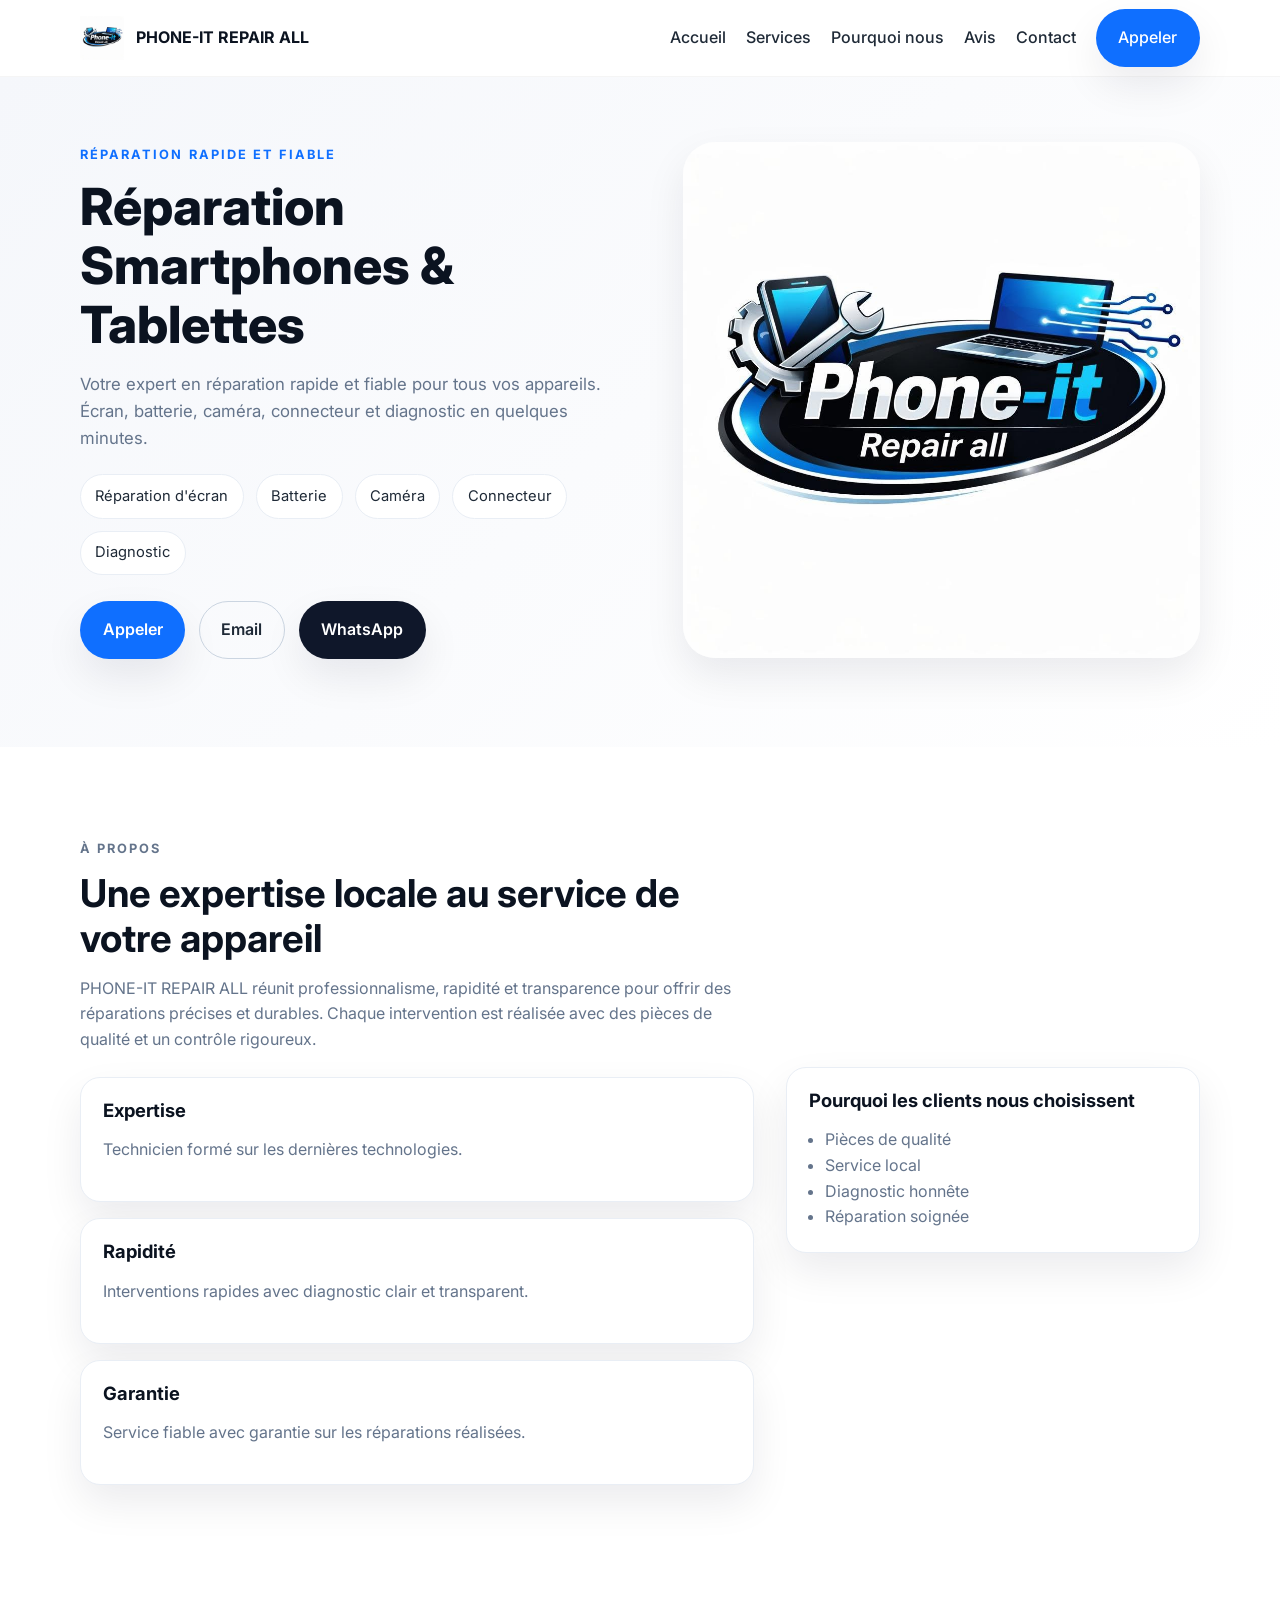
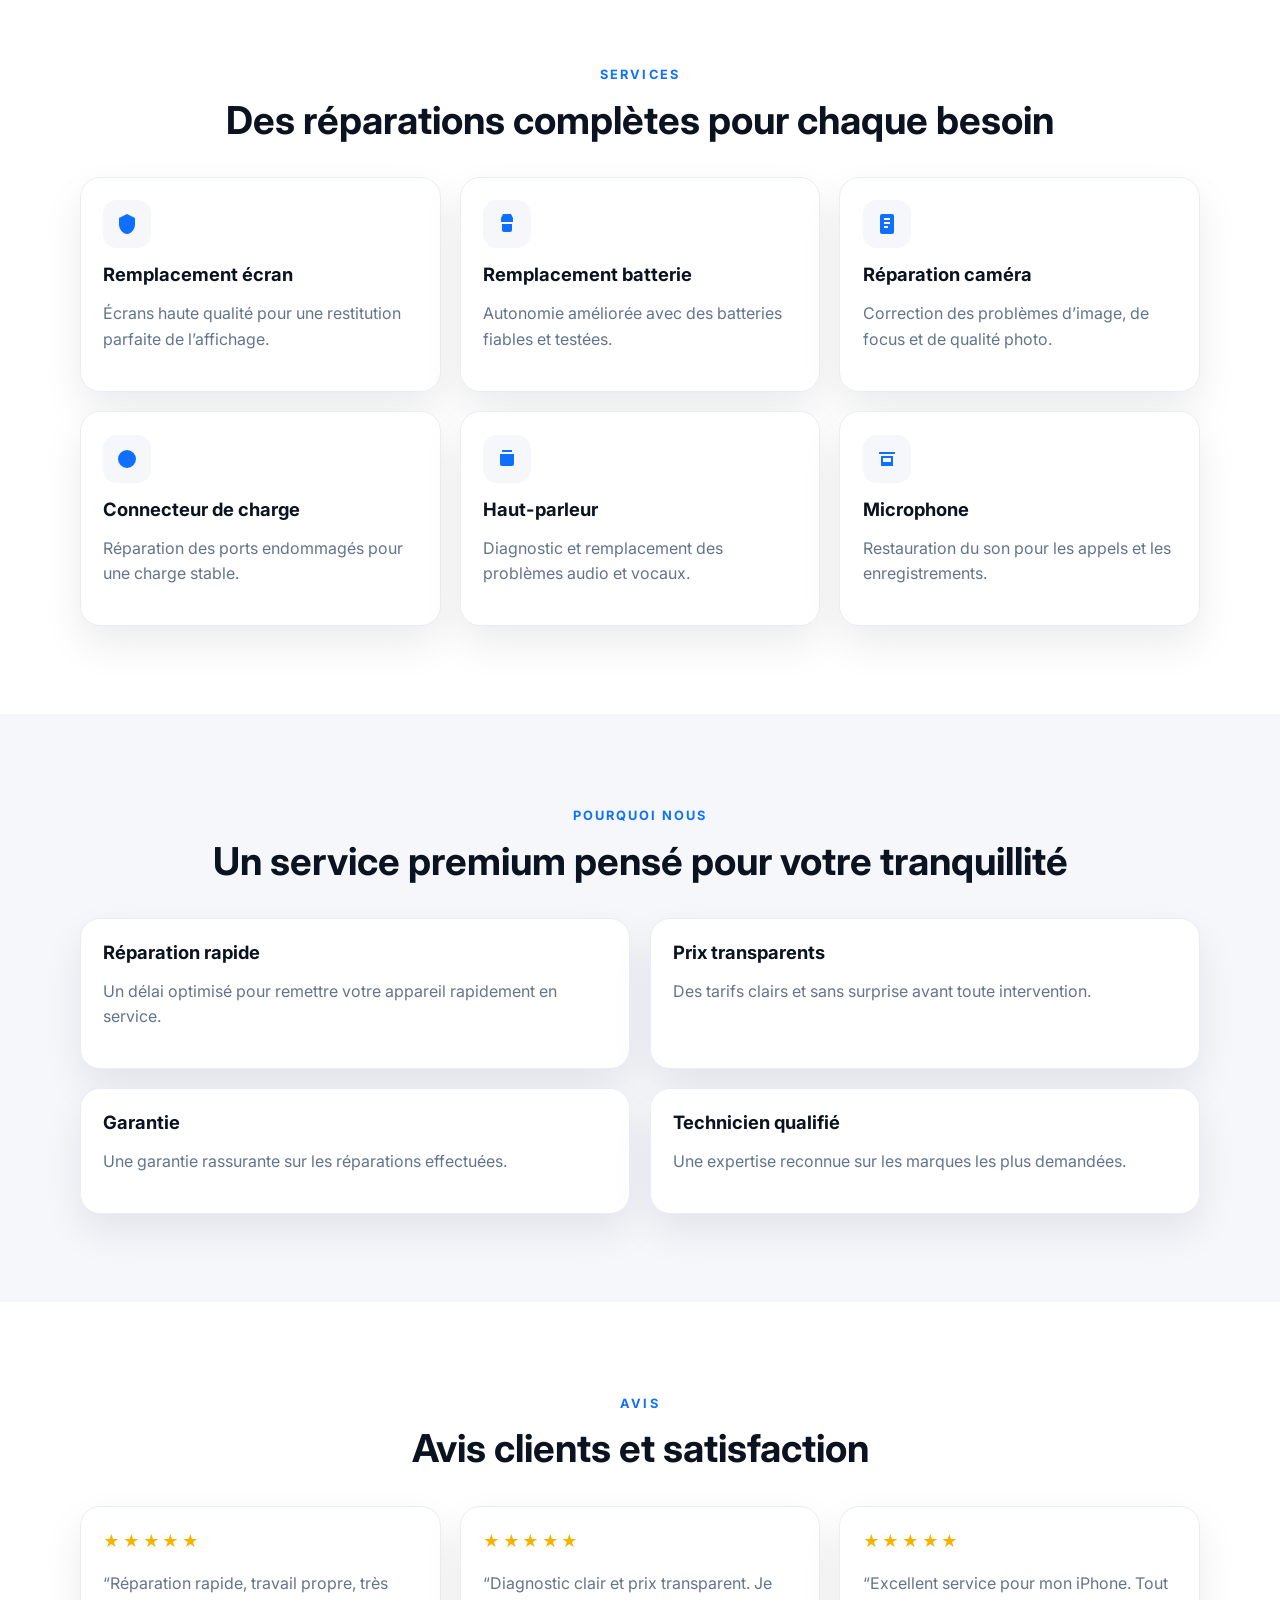
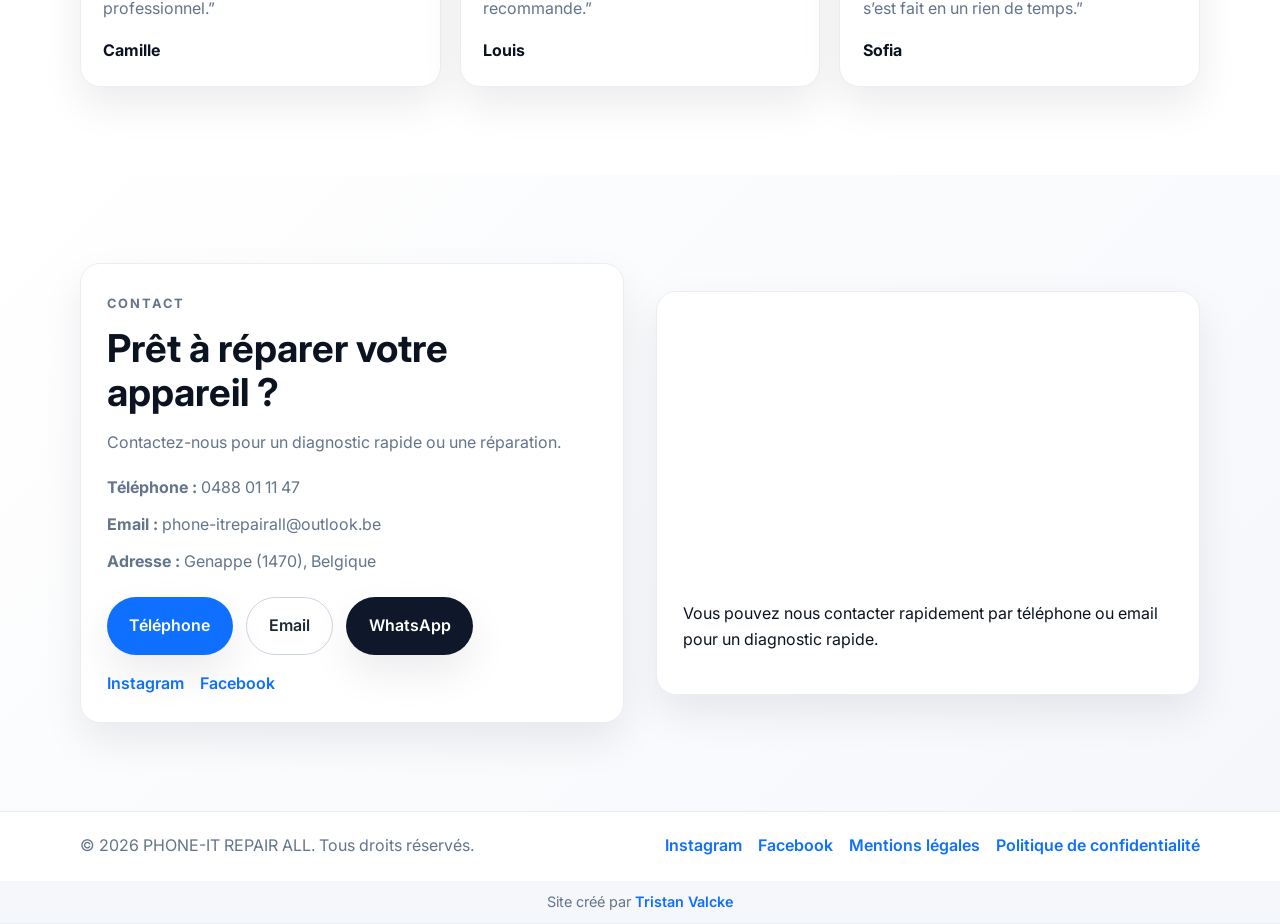
<file: index.html>
<!DOCTYPE html>
<html lang="fr">
  <head>
    <meta charset="UTF-8" />
    <meta name="viewport" content="width=device-width, initial-scale=1.0" />
    <title>PHONE-IT REPAIR ALL | Réparation Smartphone & Tablette à Genappe</title>
    <meta name="description" content="PHONE-IT REPAIR ALL propose une réparation rapide et fiable de smartphones et tablettes à Genappe, avec expertise, pièces de qualité et garantie." />
    <meta name="keywords" content="réparation smartphone, réparation tablette, remplacement écran, batterie, caméra, connecteur, iPhone, Samsung, Genappe" />
    <meta name="author" content="PHONE-IT REPAIR ALL" />
    <meta name="robots" content="index,follow" />
    <meta name="theme-color" content="#0f172a" />
    <meta property="og:title" content="PHONE-IT REPAIR ALL | Réparation Smartphone & Tablette" />
    <meta property="og:description" content="Réparation rapide et fiable de smartphones et tablettes à Genappe avec expertise locale, pièces de qualité et garantie." />
    <meta property="og:type" content="website" />
    <meta property="og:url" content="https://phoneitrepairall.be/" />
    <meta property="og:image" content="https://phoneitrepairall.be/assets/images/repair-hero.svg" />
    <meta property="og:image:alt" content="Logo PHONE-IT REPAIR ALL" />
    <meta property="og:site_name" content="PHONE-IT REPAIR ALL" />
    <meta name="twitter:card" content="summary_large_image" />
    <meta name="twitter:title" content="PHONE-IT REPAIR ALL | Réparation Smartphone & Tablette" />
    <meta name="twitter:description" content="Réparation rapide et fiable de smartphones et tablettes à Genappe avec expertise locale." />
    <meta name="twitter:image" content="https://phoneitrepairall.be/assets/images/repair-hero.svg" />
    <link rel="canonical" href="https://phoneitrepairall.be/" />
    <link rel="alternate" hreflang="fr" href="https://phoneitrepairall.be/" />
    <link rel="icon" href="assets/logo/logo.jpg" type="image/jpeg" />
    <link rel="preconnect" href="https://fonts.googleapis.com" />
    <link rel="preconnect" href="https://fonts.gstatic.com" crossorigin />
    <link href="https://fonts.googleapis.com/css2?family=Inter:wght@400;500;600;700;800&display=swap" rel="stylesheet" />
    <link rel="stylesheet" href="css/variables.css" />
    <link rel="stylesheet" href="css/style.css" />
    <link rel="stylesheet" href="css/animations.css" />
    <link rel="stylesheet" href="css/responsive.css" />
  </head>
  <body>
    <a class="skip-link" href="#main-content">Aller au contenu</a>

    <header class="site-header">
      <div class="container nav-container">
        <a class="brand" href="#hero" aria-label="PHONE-IT REPAIR ALL accueil">
          <img src="assets/logo/logo.jpg" alt="Logo PHONE-IT REPAIR ALL" />
          <span>PHONE-IT REPAIR ALL</span>
        </a>

        <button class="nav-toggle" type="button" aria-expanded="false" aria-controls="site-nav" aria-label="Ouvrir le menu">
          <span></span>
          <span></span>
          <span></span>
        </button>

        <nav id="site-nav" class="site-nav" aria-label="Navigation principale">
          <a href="#hero">Accueil</a>
          <a href="#services">Services</a>
          <a href="#about">Pourquoi nous</a>
          <a href="#reviews">Avis</a>
          <a href="#contact">Contact</a>
          <a class="btn btn-primary nav-cta" href="tel:+32488011147">Appeler</a>
        </nav>
      </div>
    </header>


    <main id="main-content">
      <!-- HERO -->
      <section id="hero" class="hero section">
        <div class="container hero-grid">
          <div class="hero-content reveal">
            <p class="eyebrow">Réparation rapide et fiable</p>
            <h1>Réparation Smartphones &amp; Tablettes</h1>
            <p class="hero-text">Votre expert en réparation rapide et fiable pour tous vos appareils. Écran, batterie, caméra, connecteur et diagnostic en quelques minutes.</p>
            <div class="hero-points">
              <span>Réparation d'écran</span>
              <span>Batterie</span>
              <span>Caméra</span>
              <span>Connecteur</span>
              <span>Diagnostic</span>
            </div>
            <div class="hero-actions">
              <a class="btn btn-primary" href="tel:+32488011147">Appeler</a>
              <a class="btn btn-outline" href="mailto:phone-itrepairall@outlook.be">Email</a>
              <a class="btn btn-whatsapp" href="https://wa.me/32488011147?text=Bonjour%20PHONE-IT%20REPAIR%20ALL%2C%20je%20souhaite%20plus%20d%27informations" target="_blank" rel="noopener noreferrer">WhatsApp</a>
            </div>
          </div>
          <div class="hero-visual reveal">
            <img src="assets/logo/logo.jpg" alt="Logo PHONE-IT REPAIR ALL pour la réparation de smartphones et tablettes" loading="eager" />
          </div>
        </div>
      </section>

      <!-- ABOUT -->
      <section id="about" class="section about-section">
        <div class="container about-grid">
          <div class="about-content reveal">
            <p class="eyebrow">À propos</p>
            <h2>Une expertise locale au service de votre appareil</h2>
            <p>PHONE-IT REPAIR ALL réunit professionnalisme, rapidité et transparence pour offrir des réparations précises et durables. Chaque intervention est réalisée avec des pièces de qualité et un contrôle rigoureux.</p>
            <div class="about-highlights">
              <div class="highlight-card">
                <h3>Expertise</h3>
                <p>Technicien formé sur les dernières technologies.</p>
              </div>
              <div class="highlight-card">
                <h3>Rapidité</h3>
                <p>Interventions rapides avec diagnostic clair et transparent.</p>
              </div>
              <div class="highlight-card">
                <h3>Garantie</h3>
                <p>Service fiable avec garantie sur les réparations réalisées.</p>
              </div>
            </div>
          </div>
          <div class="about-panel reveal">
            <div class="panel-card">
              <h3>Pourquoi les clients nous choisissent</h3>
              <ul>
                <li>Pièces de qualité</li>
                <li>Service local</li>
                <li>Diagnostic honnête</li>
                <li>Réparation soignée</li>
              </ul>
            </div>
          </div>
        </div>
      </section>

      <!-- SERVICES -->
      <section id="services" class="section services-section">
        <div class="container">
          <div class="section-heading reveal">
            <p class="eyebrow">Services</p>
            <h2>Des réparations complètes pour chaque besoin</h2>
          </div>
          <div class="services-grid">
            <article class="service-card reveal">
              <div class="service-icon">
                <svg viewBox="0 0 24 24" aria-hidden="true"><path d="M12 2 4 6v6c0 5 3.4 9.7 8 10 4.6-.3 8-5 8-10V6l-8-4Z" /></svg>
              </div>
              <h3>Remplacement écran</h3>
              <p>Écrans haute qualité pour une restitution parfaite de l’affichage.</p>
            </article>
            <article class="service-card reveal">
              <div class="service-icon">
                <svg viewBox="0 0 24 24" aria-hidden="true"><path d="M8 2h8l2 4v4H6V6l2-4Zm-1 10h10v6a2 2 0 0 1-2 2H9a2 2 0 0 1-2-2v-6Z" /></svg>
              </div>
              <h3>Remplacement batterie</h3>
              <p>Autonomie améliorée avec des batteries fiables et testées.</p>
            </article>
            <article class="service-card reveal">
              <div class="service-icon">
                <svg viewBox="0 0 24 24" aria-hidden="true"><path d="M7 2h10a2 2 0 0 1 2 2v16a2 2 0 0 1-2 2H7a2 2 0 0 1-2-2V4a2 2 0 0 1 2-2Zm2 4v2h6V6H9Zm0 4v2h6v-2H9Zm0 4v2h4v-2H9Z" /></svg>
              </div>
              <h3>Réparation caméra</h3>
              <p>Correction des problèmes d’image, de focus et de qualité photo.</p>
            </article>
            <article class="service-card reveal">
              <div class="service-icon">
                <svg viewBox="0 0 24 24" aria-hidden="true"><path d="M12 3a9 9 0 1 0 9 9 9 9 0 0 0-9-9Zm1 4h-2v5l4 2.4 1-1.7-3-1.7Z" /></svg>
              </div>
              <h3>Connecteur de charge</h3>
              <p>Réparation des ports endommagés pour une charge stable.</p>
            </article>
            <article class="service-card reveal">
              <div class="service-icon">
                <svg viewBox="0 0 24 24" aria-hidden="true"><path d="M7 3h10v2H7V3Zm-2 4h14v10a2 2 0 0 1-2 2H7a2 2 0 0 1-2-2V7Zm3 3h8v2H8v-2Z" /></svg>
              </div>
              <h3>Haut-parleur</h3>
              <p>Diagnostic et remplacement des problèmes audio et vocaux.</p>
            </article>
            <article class="service-card reveal">
              <div class="service-icon">
                <svg viewBox="0 0 24 24" aria-hidden="true"><path d="M4 5h16v2H4V5Zm2 4h12v10H6V9Zm2 2v4h8v-4H8Z" /></svg>
              </div>
              <h3>Microphone</h3>
              <p>Restauration du son pour les appels et les enregistrements.</p>
            </article>
          </div>
        </div>
      </section>

      <!-- WHY US -->
      <section class="section why-section">
        <div class="container">
          <div class="section-heading reveal">
            <p class="eyebrow">Pourquoi nous</p>
            <h2>Un service premium pensé pour votre tranquillité</h2>
          </div>
          <div class="why-grid">
            <article class="why-card reveal">
              <h3>Réparation rapide</h3>
              <p>Un délai optimisé pour remettre votre appareil rapidement en service.</p>
            </article>
            <article class="why-card reveal">
              <h3>Prix transparents</h3>
              <p>Des tarifs clairs et sans surprise avant toute intervention.</p>
            </article>
            <article class="why-card reveal">
              <h3>Garantie</h3>
              <p>Une garantie rassurante sur les réparations effectuées.</p>
            </article>
            <article class="why-card reveal">
              <h3>Technicien qualifié</h3>
              <p>Une expertise reconnue sur les marques les plus demandées.</p>
            </article>
          </div>
        </div>
      </section>

      <!-- REVIEWS -->
      <section id="reviews" class="section reviews-section">
        <div class="container">
          <div class="section-heading reveal">
            <p class="eyebrow">Avis</p>
            <h2>Avis clients et satisfaction</h2>
          </div>
          <div class="reviews-grid">
            <article class="review-card reveal">
              <div class="stars" aria-label="5 étoiles">★★★★★</div>
              <p>“Réparation rapide, travail propre, très professionnel.”</p>
              <strong>Camille</strong>
            </article>
            <article class="review-card reveal">
              <div class="stars" aria-label="5 étoiles">★★★★★</div>
              <p>“Diagnostic clair et prix transparent. Je recommande.”</p>
              <strong>Louis</strong>
            </article>
            <article class="review-card reveal">
              <div class="stars" aria-label="5 étoiles">★★★★★</div>
              <p>“Excellent service pour mon iPhone. Tout s’est fait en un rien de temps.”</p>
              <strong>Sofia</strong>
            </article>
          </div>
        </div>
      </section>

<!-- CONTACT -->
<section id="contact" class="section contact-section">
  <div class="container contact-grid">
    <div class="contact-card reveal">
      <p class="eyebrow">Contact</p>
      <h2>Prêt à réparer votre appareil ?</h2>
      <p>Contactez-nous pour un diagnostic rapide ou une réparation.</p>

      <ul class="contact-list">
        <li><strong>Téléphone :</strong> <a href="tel:+32488011147">0488 01 11 47</a></li>
        <li><strong>Email :</strong> <a href="mailto:phone-itrepairall@outlook.be">phone-itrepairall@outlook.be</a></li>
        <li><strong>Adresse :</strong> Genappe (1470), Belgique</li>
      </ul>

      <div class="contact-actions">
        <a class="btn btn-primary" href="tel:+32488011147">Téléphone</a>
        <a class="btn btn-outline" href="mailto:phone-itrepairall@outlook.be">Email</a>
        <a class="btn btn-whatsapp" href="https://wa.me/32488011147?text=Bonjour%20PHONE-IT%20REPAIR%20ALL%2C%20je%20souhaite%20plus%20d%27informations" target="_blank" rel="noopener noreferrer">WhatsApp</a>
      </div>

      <div class="social-links">
        <a href="https://www.instagram.com/phoneitrepairall?igsh=MTQyejhicXNyZ3hjag==" target="_blank" rel="noopener noreferrer">Instagram</a>
        <a href="https://www.facebook.com/p/Phone-it-Repair-all-61587703160507/" target="_blank" rel="noopener noreferrer">Facebook</a>
      </div>
    </div>

    <div class="map-card reveal">
      <iframe
        title="Carte Google Maps de Genappe, Belgique"
        src="https://www.google.com/maps?q=Genappe%2CBelgique&output=embed"
        loading="lazy"
        referrerpolicy="no-referrer-when-downgrade">
      </iframe>

      <p>Vous pouvez nous contacter rapidement par téléphone ou email pour un diagnostic rapide.</p>
    </div>
  </div>
</section>
</main>

    <footer class="site-footer">
      <div class="container footer-content">
        <p>© 2026 PHONE-IT REPAIR ALL. Tous droits réservés.</p>
        <div class="footer-links">
          <a href="https://www.instagram.com/phoneitrepairall?igsh=MTQyejhicXNyZ3hjag==" target="_blank" rel="noopener noreferrer">Instagram</a>
          <a href="https://www.facebook.com/p/Phone-it-Repair-all-61587703160507/" target="_blank" rel="noopener noreferrer">Facebook</a>
          <a href="mentions-legales.html">Mentions légales</a>
          <a href="politique-confidentialite.html">Politique de confidentialité</a>
        </div>
      </div>
    </footer>

    <div class="site-credit">
      <div class="container">
        <p>Site créé par <a href="https://tvalcke.be" target="_blank" rel="noopener noreferrer">Tristan Valcke</a></p>
      </div>
    </div>

    <script type="application/ld+json">
      {
        "@context": "https://schema.org",
        "@type": "LocalBusiness",
        "name": "PHONE-IT REPAIR ALL",
        "url": "https://phoneitrepairall.be/",
        "image": "https://phoneitrepairall.be/assets/logo/logo.jpg",
        "telephone": "+32488011147",
        "email": "phone-itrepairall@outlook.be",
        "description": "Service de réparation de smartphones et tablettes à Genappe avec expertise, pièces de qualité et garantie.",
        "address": {
          "@type": "PostalAddress",
          "addressLocality": "Genappe",
          "postalCode": "1470",
          "addressCountry": "BE"
        },
        "areaServed": {
          "@type": "Place",
          "name": "Genappe et environs"
        },
        "sameAs": [
          "https://www.instagram.com/phoneitrepairall?igsh=MTQyejhicXNyZ3hjag==",
          "https://www.facebook.com/p/Phone-it-Repair-all-61587703160507/"
        ],
        "priceRange": "€€",
        "openingHoursSpecification": [
          {
            "@type": "OpeningHoursSpecification",
            "dayOfWeek": ["Monday", "Tuesday", "Wednesday", "Thursday", "Friday"],
            "opens": "09:00",
            "closes": "18:00"
          }
        ]
      }
    </script>
    <script src="js/navigation.js"></script>
    <script src="js/animations.js"></script>
    <script src="js/main.js"></script>
  </body>
</html>
</file>
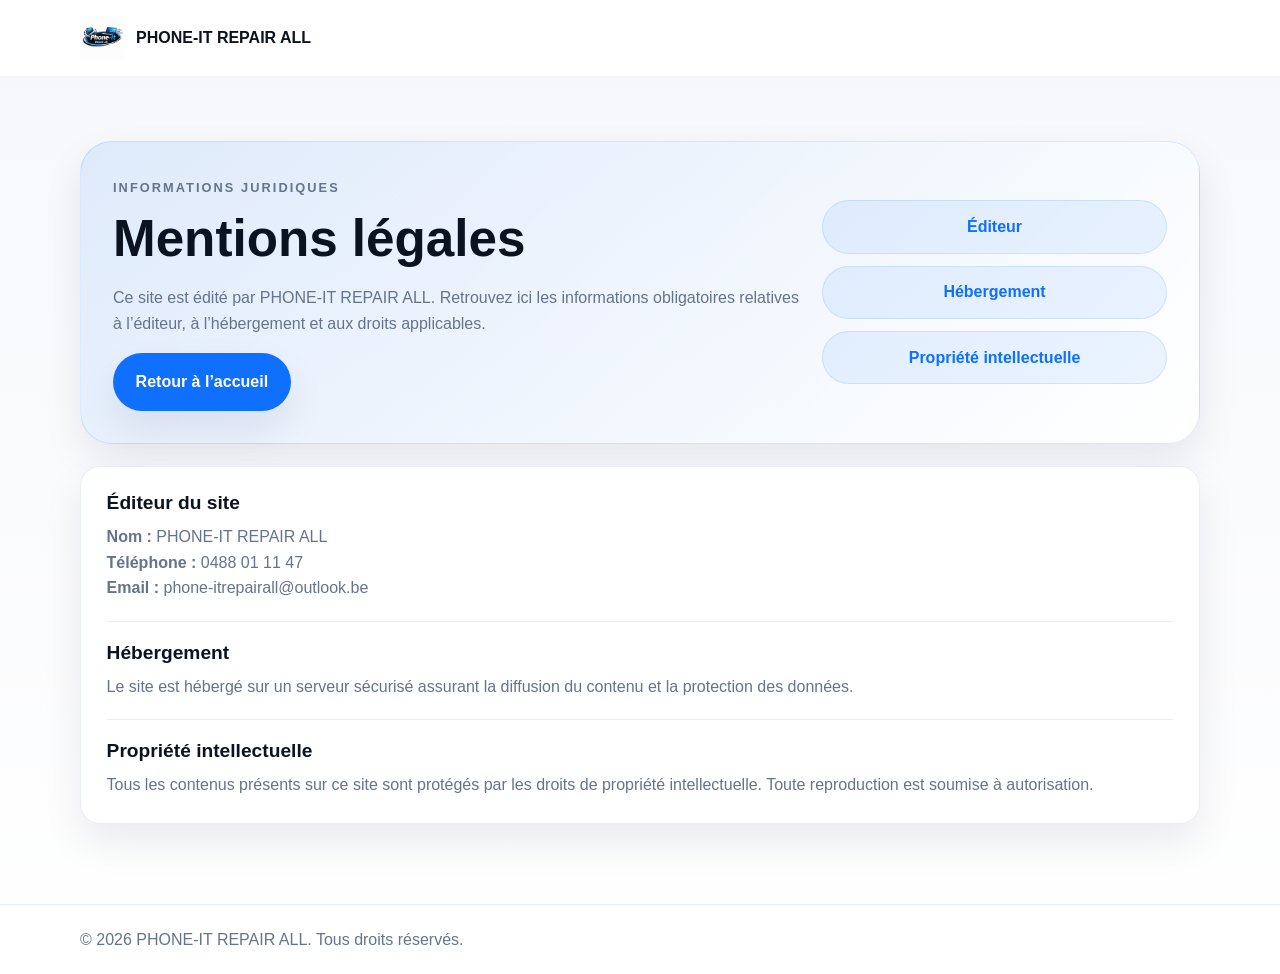
<file: mentions-legales.html>
<!DOCTYPE html>
<html lang="fr">
  <head>
    <meta charset="UTF-8" />
    <meta name="viewport" content="width=device-width, initial-scale=1.0" />
    <title>Mentions légales | PHONE-IT REPAIR ALL</title>
    <meta name="description" content="Mentions légales du site PHONE-IT REPAIR ALL, édité pour les services de réparation de smartphones et tablettes à Genappe." />
    <meta name="robots" content="index,follow" />
    <meta property="og:title" content="Mentions légales | PHONE-IT REPAIR ALL" />
    <meta property="og:description" content="Informations légales, coordonnées et informations d’hébergement du site PHONE-IT REPAIR ALL." />
    <meta property="og:type" content="website" />
    <meta property="og:url" content="https://phoneitrepairall.be/mentions-legales.html" />
    <meta name="twitter:card" content="summary" />
    <link rel="canonical" href="https://phoneitrepairall.be/mentions-legales.html" />
    <link rel="stylesheet" href="css/variables.css" />
    <link rel="stylesheet" href="css/style.css" />
    <link rel="stylesheet" href="css/responsive.css" />
  </head>
  <body class="legal-page">
    <header class="site-header">
      <div class="container nav-container">
        <a class="brand" href="index.html" aria-label="Retour à l'accueil">
          <img src="assets/logo/logo.jpg" alt="Logo PHONE-IT REPAIR ALL" />
          <span>PHONE-IT REPAIR ALL</span>
        </a>
      </div>
    </header>

    <main id="main-content" class="section legal-section">
      <div class="container legal-shell">
        <section class="legal-hero">
          <div class="legal-hero-content">
            <p class="eyebrow">Informations juridiques</p>
            <h1>Mentions légales</h1>
            <p>Ce site est édité par PHONE-IT REPAIR ALL. Retrouvez ici les informations obligatoires relatives à l’éditeur, à l’hébergement et aux droits applicables.</p>
            <a class="btn btn-primary" href="index.html">Retour à l’accueil</a>
          </div>
          <div class="legal-hero-side">
            <div class="legal-pill">Éditeur</div>
            <div class="legal-pill">Hébergement</div>
            <div class="legal-pill">Propriété intellectuelle</div>
          </div>
        </section>

        <section class="legal-card">
          <article class="legal-block">
            <h2>Éditeur du site</h2>
            <p><strong>Nom :</strong> PHONE-IT REPAIR ALL<br /><strong>Téléphone :</strong> 0488 01 11 47<br /><strong>Email :</strong> phone-itrepairall@outlook.be</p>
          </article>

          <article class="legal-block">
            <h2>Hébergement</h2>
            <p>Le site est hébergé sur un serveur sécurisé assurant la diffusion du contenu et la protection des données.</p>
          </article>

          <article class="legal-block">
            <h2>Propriété intellectuelle</h2>
            <p>Tous les contenus présents sur ce site sont protégés par les droits de propriété intellectuelle. Toute reproduction est soumise à autorisation.</p>
          </article>
        </section>
      </div>
    </main>

    <footer class="site-footer">
      <div class="container footer-content">
        <p>© 2026 PHONE-IT REPAIR ALL. Tous droits réservés.</p>
      </div>
    </footer>

    <script type="application/ld+json">
      {
        "@context": "https://schema.org",
        "@type": "WebPage",
        "name": "Mentions légales",
        "url": "https://phoneitrepairall.be/mentions-legales.html",
        "inLanguage": "fr",
        "isPartOf": {
          "@id": "https://phoneitrepairall.be/"
        }
      }
    </script>
    <script src="js/main.js"></script>
  </body>
</html>
</file>
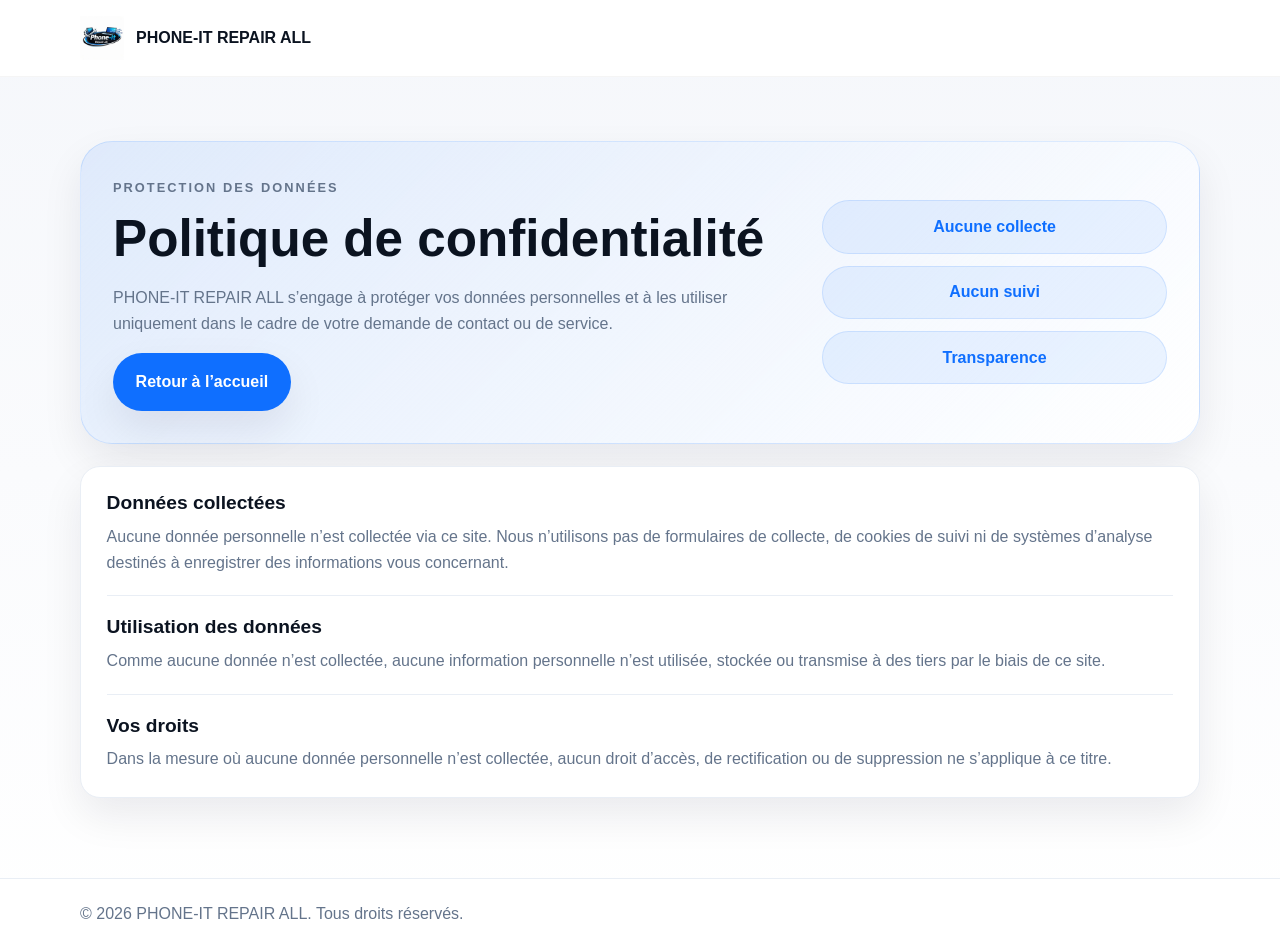
<file: politique-confidentialite.html>
<!DOCTYPE html>
<html lang="fr">
  <head>
    <meta charset="UTF-8" />
    <meta name="viewport" content="width=device-width, initial-scale=1.0" />
    <title>Politique de confidentialité | PHONE-IT REPAIR ALL</title>
    <meta name="description" content="Politique de confidentialité du site PHONE-IT REPAIR ALL et informations sur l’usage des données personnelles." />
    <meta name="robots" content="index,follow" />
    <meta property="og:title" content="Politique de confidentialité | PHONE-IT REPAIR ALL" />
    <meta property="og:description" content="Consultez la politique de confidentialité du site PHONE-IT REPAIR ALL." />
    <meta property="og:type" content="website" />
    <meta property="og:url" content="https://phoneitrepairall.be/politique-confidentialite.html" />
    <meta name="twitter:card" content="summary" />
    <link rel="canonical" href="https://phoneitrepairall.be/politique-confidentialite.html" />
    <link rel="stylesheet" href="css/variables.css" />
    <link rel="stylesheet" href="css/style.css" />
    <link rel="stylesheet" href="css/responsive.css" />
  </head>
  <body class="legal-page">
    <header class="site-header">
      <div class="container nav-container">
        <a class="brand" href="index.html" aria-label="Retour à l'accueil">
          <img src="assets/logo/logo.jpg" alt="Logo PHONE-IT REPAIR ALL" />
          <span>PHONE-IT REPAIR ALL</span>
        </a>
      </div>
    </header>

    <main id="main-content" class="section legal-section">
      <div class="container legal-shell">
        <section class="legal-hero">
          <div class="legal-hero-content">
            <p class="eyebrow">Protection des données</p>
            <h1>Politique de confidentialité</h1>
            <p>PHONE-IT REPAIR ALL s’engage à protéger vos données personnelles et à les utiliser uniquement dans le cadre de votre demande de contact ou de service.</p>
            <a class="btn btn-primary" href="index.html">Retour à l’accueil</a>
          </div>
          <div class="legal-hero-side">
            <div class="legal-pill">Aucune collecte</div>
            <div class="legal-pill">Aucun suivi</div>
            <div class="legal-pill">Transparence</div>
          </div>
        </section>

        <section class="legal-card">
          <article class="legal-block">
            <h2>Données collectées</h2>
            <p>Aucune donnée personnelle n’est collectée via ce site. Nous n’utilisons pas de formulaires de collecte, de cookies de suivi ni de systèmes d’analyse destinés à enregistrer des informations vous concernant.</p>
          </article>

          <article class="legal-block">
            <h2>Utilisation des données</h2>
            <p>Comme aucune donnée n’est collectée, aucune information personnelle n’est utilisée, stockée ou transmise à des tiers par le biais de ce site.</p>
          </article>

          <article class="legal-block">
            <h2>Vos droits</h2>
            <p>Dans la mesure où aucune donnée personnelle n’est collectée, aucun droit d’accès, de rectification ou de suppression ne s’applique à ce titre.</p>
          </article>
        </section>
      </div>
    </main>

    <footer class="site-footer">
      <div class="container footer-content">
        <p>© 2026 PHONE-IT REPAIR ALL. Tous droits réservés.</p>
      </div>
    </footer>

    <script type="application/ld+json">
      {
        "@context": "https://schema.org",
        "@type": "WebPage",
        "name": "Politique de confidentialité",
        "url": "https://phoneitrepairall.be/politique-confidentialite.html",
        "inLanguage": "fr",
        "isPartOf": {
          "@id": "https://phoneitrepairall.be/"
        }
      }
    </script>
    <script src="js/main.js"></script>
  </body>
</html>
</file>
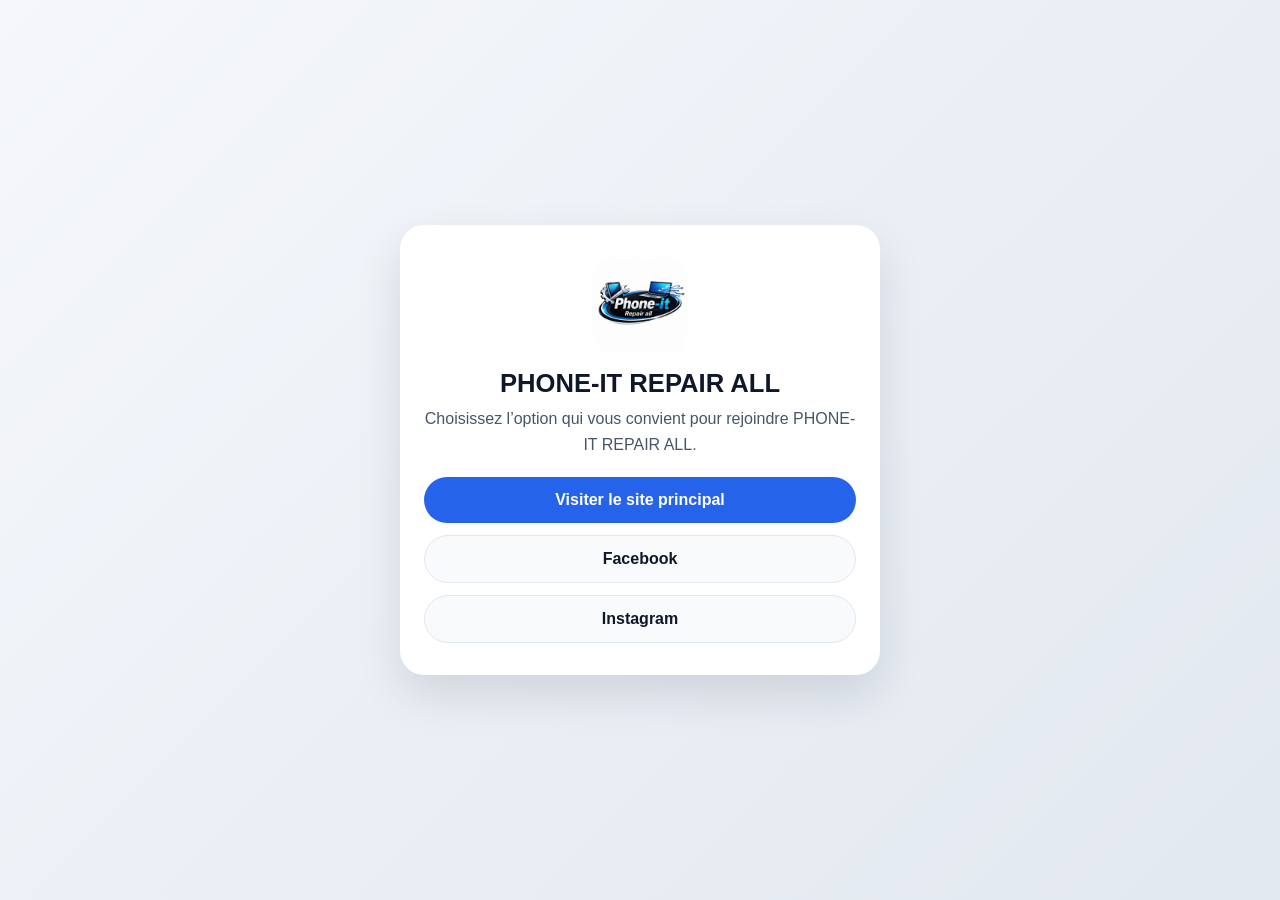
<file: qr.html>
<!DOCTYPE html>
<html lang="fr">
  <head>
    <meta charset="UTF-8" />
    <meta name="viewport" content="width=device-width, initial-scale=1.0" />
    <title>PHONE-IT REPAIR ALL | Accès rapide</title>
    <meta name="description" content="Accès rapide vers PHONE-IT REPAIR ALL." />
    <link rel="icon" href="assets/logo/logo.jpg" type="image/jpeg" />
    <style>
      :root {
        color-scheme: light;
        --primary: #0f172a;
        --accent: #2563eb;
        --bg: #f5f7fb;
        --card: #ffffff;
        --text: #0f172a;
        --muted: #475569;
      }

      * { box-sizing: border-box; }
      body {
        margin: 0;
        min-height: 100vh;
        display: grid;
        place-items: center;
        background: linear-gradient(135deg, var(--bg) 0%, #e2e8f0 100%);
        font-family: Inter, Arial, sans-serif;
        color: var(--text);
        padding: 24px;
      }

      .card {
        width: min(100%, 480px);
        background: var(--card);
        border-radius: 24px;
        box-shadow: 0 20px 45px rgba(15, 23, 42, 0.12);
        padding: 32px 24px;
        text-align: center;
      }

      .logo {
        width: 96px;
        height: 96px;
        display: block;
        margin: 0 auto 16px;
        border-radius: 20px;
        object-fit: cover;
      }

      h1 {
        margin: 0 0 8px;
        font-size: 1.6rem;
        font-weight: 800;
      }

      p {
        margin: 0 0 20px;
        color: var(--muted);
        line-height: 1.6;
      }

      .links {
        display: grid;
        gap: 12px;
      }

      .btn {
        display: block;
        width: 100%;
        padding: 14px 16px;
        border-radius: 999px;
        text-decoration: none;
        font-weight: 700;
        transition: transform 180ms ease, box-shadow 180ms ease;
      }

      .btn:hover,
      .btn:focus-visible {
        transform: translateY(-1px);
        box-shadow: 0 8px 20px rgba(37, 99, 235, 0.18);
      }

      .btn-primary {
        background: var(--accent);
        color: white;
      }

      .btn-social {
        background: #f8fafc;
        color: var(--primary);
        border: 1px solid #e2e8f0;
      }

      .note {
        margin-top: 16px;
        font-size: 0.9rem;
        color: var(--muted);
      }
    </style>
  </head>
  <body>
    <main class="card">
      <img class="logo" src="assets/logo/logo.jpg" alt="Logo PHONE-IT REPAIR ALL" />
      <h1>PHONE-IT REPAIR ALL</h1>
      <p>Choisissez l’option qui vous convient pour rejoindre PHONE-IT REPAIR ALL.</p>

      <div class="links">
        <a class="btn btn-primary" href="index.html">Visiter le site principal</a>
        <a class="btn btn-social" href="https://www.facebook.com/p/Phone-it-Repair-all-61587703160507/" target="_blank" rel="noopener noreferrer">Facebook</a>
        <a class="btn btn-social" href="https://www.instagram.com/phoneitrepairall?igsh=MTQyejhicXNyZ3hjag==" target="_blank" rel="noopener noreferrer">Instagram</a>
      </div>

    </main>
  </body>
</html>
</file>
<file: css/variables.css>
:root {
  --primary: #0f6fff;
  --secondary: #1f2a37;
  --accent: #2f80ed;
  --white: #ffffff;
  --black: #0b1320;
  --gray-100: #f5f7fb;
  --gray-200: #e9eef5;
  --gray-300: #cbd5e1;
  --gray-500: #64748b;
  --shadow: 0 18px 40px rgba(11, 19, 32, 0.08);
  --border-radius: 20px;
  --transition: 0.25s ease;
}
</file>
<file: css/style.css>
* {
  box-sizing: border-box;
}

html {
  scroll-behavior: smooth;
}

body {
  margin: 0;
  font-family: 'Inter', sans-serif;
  background: var(--white);
  color: var(--black);
  line-height: 1.6;
}

img {
  max-width: 100%;
  display: block;
}

a {
  color: inherit;
  text-decoration: none;
}

button,
a {
  transition: var(--transition);
}

.skip-link {
  position: absolute;
  left: -999px;
  top: 0;
  background: var(--black);
  color: var(--white);
  padding: 0.85rem 1rem;
  z-index: 1000;
}

.skip-link:focus {
  left: 1rem;
  top: 1rem;
}

.container {
  width: min(1120px, calc(100% - 2rem));
  margin: 0 auto;
}

.section {
  padding: 5.5rem 0;
}

.site-header {
  position: sticky;
  top: 0;
  z-index: 100;
  background: rgba(255, 255, 255, 0.92);
  backdrop-filter: blur(16px);
  border-bottom: 1px solid rgba(0, 0, 0, 0.04);
}

.site-credit {
  background: var(--gray-100);
  border-bottom: 1px solid var(--gray-200);
}

.site-credit .container {
  padding: 0.6rem 0;
}

.site-credit p {
  margin: 0;
  text-align: center;
  font-size: 0.9rem;
  color: var(--gray-500);
}

.site-credit a {
  color: var(--primary);
  font-weight: 600;
}

.nav-container {
  display: flex;
  align-items: center;
  justify-content: space-between;
  min-height: 76px;
}

.brand {
  display: inline-flex;
  align-items: center;
  gap: 0.75rem;
  font-weight: 700;
  color: var(--black);
}

.brand img {
  width: 44px;
  height: 44px;
}

.site-nav {
  display: flex;
  align-items: center;
  gap: 1.25rem;
}

.site-nav a {
  color: var(--secondary);
  font-weight: 500;
}

.site-nav a:hover,
.site-nav a:focus-visible {
  color: var(--primary);
}

.site-nav .nav-cta,
.site-nav .nav-cta:hover,
.site-nav .nav-cta:focus-visible {
  color: var(--white);
}

.nav-toggle {
  display: none;
  border: 0;
  background: transparent;
  padding: 0.25rem;
  cursor: pointer;
}

.nav-toggle span {
  display: block;
  width: 24px;
  height: 2px;
  background: var(--black);
  margin: 5px 0;
  border-radius: 999px;
}

.btn {
  display: inline-flex;
  justify-content: center;
  align-items: center;
  padding: 0.95rem 1.35rem;
  border-radius: 999px;
  font-weight: 600;
  border: 1px solid transparent;
}

.btn:hover,
.btn:focus-visible {
  transform: translateY(-2px);
}

.btn-primary {
  background: var(--primary);
  color: var(--white);
  box-shadow: var(--shadow);
}

.btn-secondary {
  background: var(--secondary);
  color: var(--white);
}

.btn-outline {
  border-color: var(--gray-300);
  color: var(--secondary);
  background: transparent;
}

.btn-whatsapp {
  background: #0f172a;
  color: var(--white);
  box-shadow: var(--shadow);
}

.btn-whatsapp:hover,
.btn-whatsapp:focus-visible {
  background: #111827;
  color: var(--white);
}

.eyebrow {
  display: inline-block;
  margin: 0 0 0.75rem;
  color: var(--primary);
  font-weight: 700;
  text-transform: uppercase;
  letter-spacing: 0.16em;
  font-size: 0.8rem;
}

h1,
h2,
h3 {
  line-height: 1.15;
  margin: 0 0 1rem;
}

h1 {
  font-size: clamp(2.2rem, 4vw, 3.8rem);
  font-weight: 800;
}

h2 {
  font-size: clamp(1.8rem, 3vw, 2.5rem);
  font-weight: 700;
}

h3 {
  font-size: 1.15rem;
  font-weight: 700;
}

.hero {
  padding-top: 4rem;
  background: linear-gradient(135deg, var(--gray-100) 0%, var(--white) 100%);
}

.hero-grid,
.about-grid,
.contact-grid {
  display: grid;
  gap: 2rem;
  align-items: center;
}

.hero-content {
  max-width: 620px;
}

.hero-text {
  font-size: 1.05rem;
  color: var(--gray-500);
  max-width: 560px;
  margin-bottom: 1.4rem;
}

.hero-points {
  display: flex;
  flex-wrap: wrap;
  gap: 0.75rem;
  margin: 1.2rem 0 1.6rem;
}

.hero-points span {
  padding: 0.6rem 0.9rem;
  border: 1px solid var(--gray-200);
  border-radius: 999px;
  background: var(--white);
  color: var(--secondary);
  font-size: 0.92rem;
}

.hero-actions,
.contact-actions {
  display: flex;
  flex-wrap: wrap;
  gap: 0.85rem;
}

.hero-visual img {
  border-radius: 32px;
  box-shadow: var(--shadow);
}

.about-grid {
  grid-template-columns: 1.3fr 0.8fr;
}

.about-content p,
.panel-card li,
.service-card p,
.why-card p,
.review-card p,
.contact-card p,
.contact-list li {
  color: var(--gray-500);
}

.about-highlights {
  display: grid;
  gap: 1rem;
  margin-top: 1.5rem;
}

.highlight-card,
.panel-card,
.service-card,
.why-card,
.review-card,
.contact-card,
.map-card {
  background: var(--white);
  border: 1px solid var(--gray-200);
  border-radius: var(--border-radius);
  box-shadow: var(--shadow);
}

.highlight-card,
.panel-card,
.service-card,
.why-card,
.review-card {
  padding: 1.4rem;
}

.panel-card ul {
  padding-left: 1rem;
  margin: 0;
}

.section-heading {
  text-align: center;
  margin-bottom: 2.2rem;
}

.services-grid,
.why-grid,
.reviews-grid {
  display: grid;
  gap: 1.2rem;
}

.service-card:hover,
.review-card:hover,
.why-card:hover {
  transform: translateY(-4px);
  border-color: var(--primary);
}

.service-icon {
  width: 48px;
  height: 48px;
  display: grid;
  place-items: center;
  border-radius: 14px;
  background: var(--gray-100);
  margin-bottom: 1rem;
}

.service-icon svg {
  width: 24px;
  height: 24px;
  fill: var(--primary);
}

.why-section {
  background: var(--gray-100);
}

.why-grid {
  grid-template-columns: repeat(2, minmax(0, 1fr));
}

.stars {
  color: #f5b301;
  margin-bottom: 0.6rem;
  letter-spacing: 0.16em;
}

.contact-section {
  background: linear-gradient(135deg, var(--white) 0%, var(--gray-100) 100%);
}

.contact-grid {
  grid-template-columns: 1fr 1fr;
}

.contact-card,
.map-card {
  padding: 1.6rem;
}

.contact-list {
  list-style: none;
  padding: 0;
  margin: 1.2rem 0 1.4rem;
}

.contact-list li {
  margin-bottom: 0.7rem;
}

.social-links {
  display: flex;
  flex-wrap: wrap;
  gap: 1rem;
  margin-top: 1rem;
}

.social-links a,
.footer-links a {
  color: var(--primary);
  font-weight: 600;
}

iframe {
  width: 100%;
  min-height: 260px;
  border: 0;
  border-radius: 18px;
}

.qr-box {
  margin-top: 1rem;
  display: flex;
  justify-content: center;
}

.qr-box img {
  width: 140px;
  height: 140px;
}

.site-footer {
  border-top: 1px solid var(--gray-200);
  padding: 1.35rem 0;
  background: var(--white);
}

.footer-content {
  display: flex;
  justify-content: space-between;
  align-items: center;
  gap: 1rem;
  flex-wrap: wrap;
}

.footer-content p {
  margin: 0;
  color: var(--gray-500);
}

.footer-links {
  display: flex;
  flex-wrap: wrap;
  gap: 1rem;
}

.legal-page {
  background: linear-gradient(180deg, var(--gray-100) 0%, var(--white) 100%);
}

.legal-section {
  padding: 4rem 0 5rem;
}

.legal-shell {
  display: grid;
  gap: 1.4rem;
}

.legal-hero {
  display: grid;
  grid-template-columns: 1.6fr 0.8fr;
  gap: 1.2rem;
  align-items: center;
  background: linear-gradient(135deg, rgba(15, 111, 255, 0.1), rgba(255, 255, 255, 0.98));
  border: 1px solid rgba(15, 111, 255, 0.14);
  border-radius: 32px;
  padding: 2rem;
  box-shadow: var(--shadow);
}

.legal-hero-content p {
  color: var(--gray-500);
  max-width: 720px;
}

.legal-hero-side {
  display: flex;
  flex-direction: column;
  gap: 0.75rem;
}

.legal-pill {
  display: inline-flex;
  align-items: center;
  justify-content: center;
  padding: 0.8rem 1rem;
  border-radius: 999px;
  background: rgba(15, 111, 255, 0.08);
  color: var(--primary);
  font-weight: 600;
  border: 1px solid rgba(15, 111, 255, 0.12);
}

.legal-card {
  background: var(--white);
  border: 1px solid var(--gray-200);
  border-radius: var(--border-radius);
  padding: 1.6rem;
  box-shadow: var(--shadow);
}

.legal-block + .legal-block {
  margin-top: 1.25rem;
  padding-top: 1.25rem;
  border-top: 1px solid var(--gray-200);
}

.legal-block h2 {
  font-size: 1.2rem;
  margin-bottom: 0.6rem;
}

.legal-block p {
  margin: 0;
  color: var(--gray-500);
}

@media (max-width: 760px) {
  .legal-hero {
    grid-template-columns: 1fr;
    padding: 1.4rem;
  }

  .legal-hero-side {
    flex-direction: row;
    flex-wrap: wrap;
  }
}

@media (max-width: 640px) {
  .legal-card {
    padding: 1.2rem;
  }
}
</file>
<file: css/animations.css>
.reveal {
  opacity: 0;
  transform: translateY(24px);
  transition: opacity 0.6s ease, transform 0.6s ease;
}

.reveal.is-visible {
  opacity: 1;
  transform: translateY(0);
}
</file>
<file: css/responsive.css>
@media (min-width: 768px) {
  .services-grid {
    grid-template-columns: repeat(2, minmax(0, 1fr));
  }

  .reviews-grid {
    grid-template-columns: repeat(3, minmax(0, 1fr));
  }
}

@media (min-width: 960px) {
  .hero-grid {
    grid-template-columns: 1.05fr 0.95fr;
  }

  .services-grid {
    grid-template-columns: repeat(3, minmax(0, 1fr));
  }
}

@media (max-width: 860px) {
  .site-nav {
    position: absolute;
    right: 1rem;
    top: 76px;
    flex-direction: column;
    align-items: flex-start;
    background: var(--white);
    padding: 1rem;
    border: 1px solid var(--gray-200);
    border-radius: 18px;
    box-shadow: var(--shadow);
    min-width: 220px;
    opacity: 0;
    pointer-events: none;
    transform: translateY(-8px);
    transition: var(--transition);
  }

  .site-nav.is-open {
    opacity: 1;
    pointer-events: auto;
    transform: translateY(0);
  }

  .nav-toggle {
    display: inline-block;
  }

  .nav-cta {
    width: 100%;
  }

  .about-grid,
  .contact-grid {
    grid-template-columns: 1fr;
  }
}

@media (max-width: 640px) {
  .section {
    padding: 4.2rem 0;
  }

  .hero {
    padding-top: 2.2rem;
  }

  .hero-actions,
  .contact-actions {
    flex-direction: column;
  }

  .why-grid {
    grid-template-columns: 1fr;
  }

  .footer-content {
    flex-direction: column;
    align-items: flex-start;
  }
}
</file>
